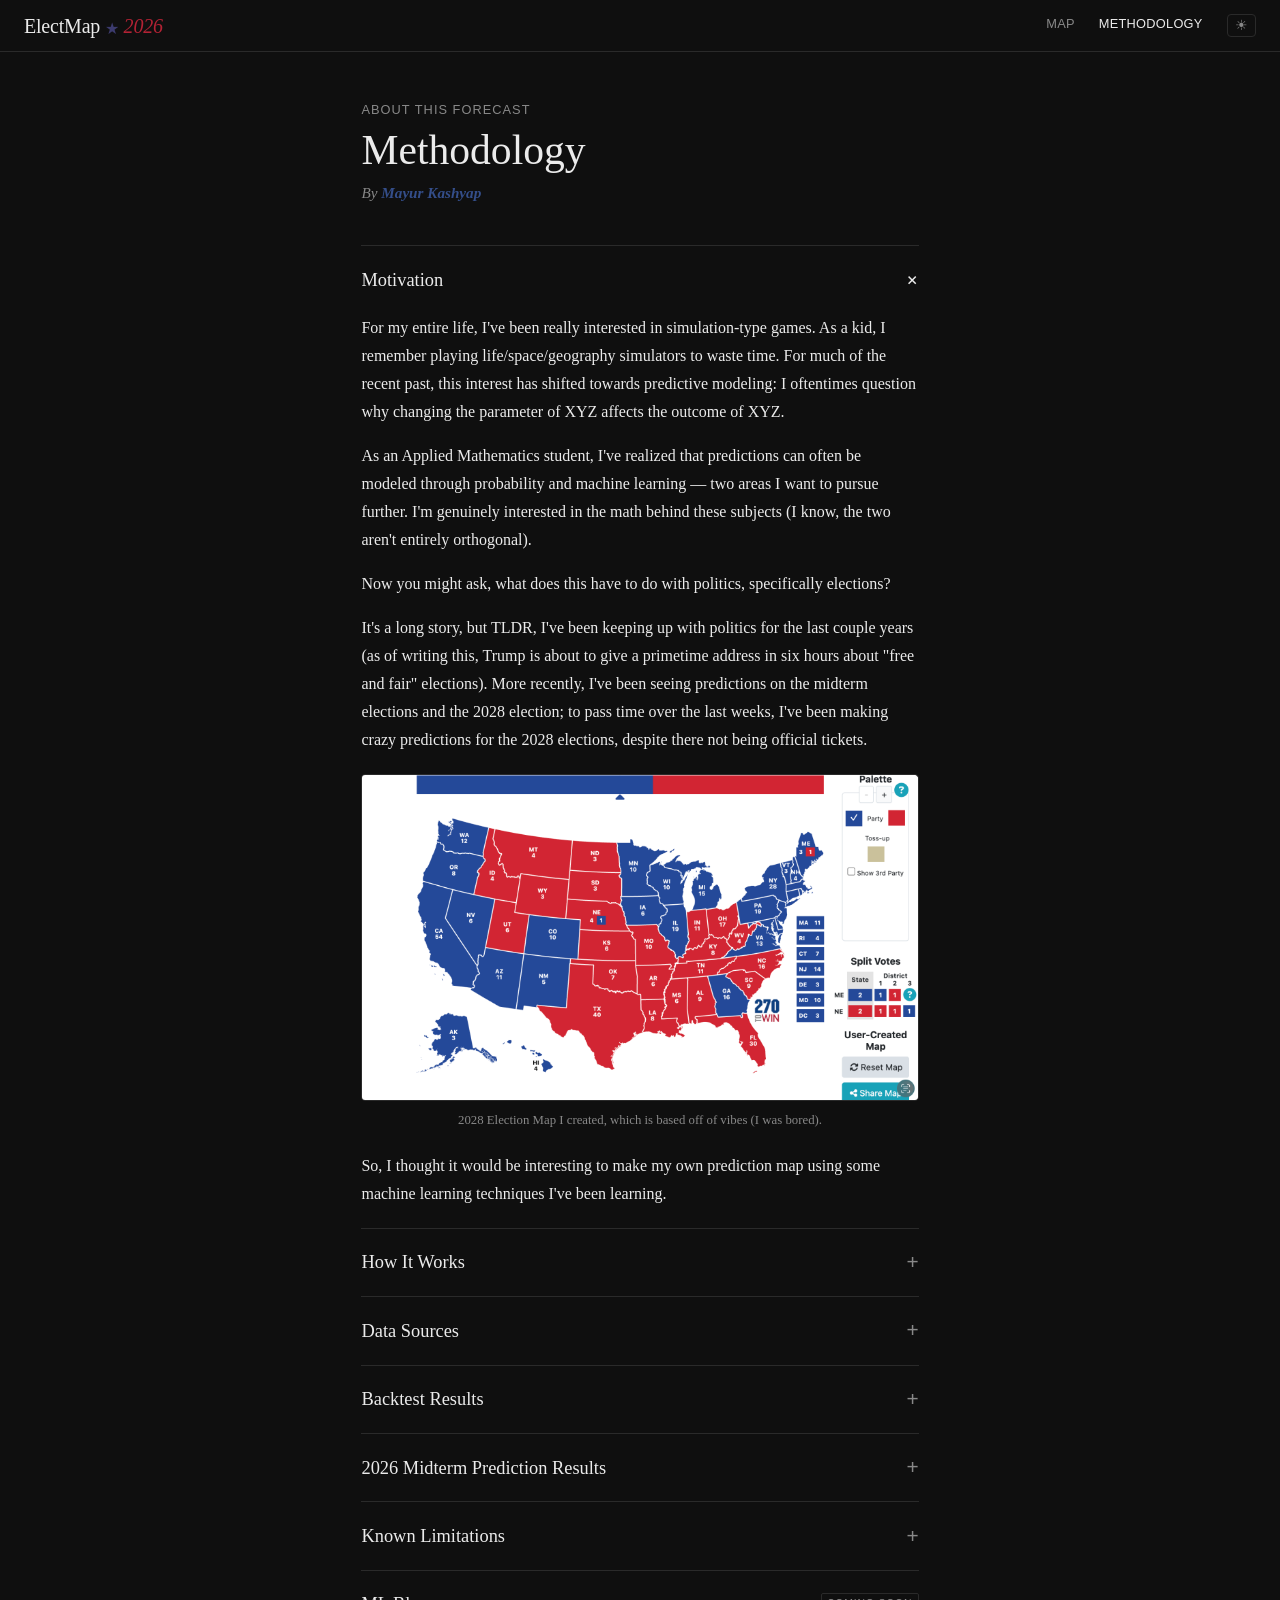
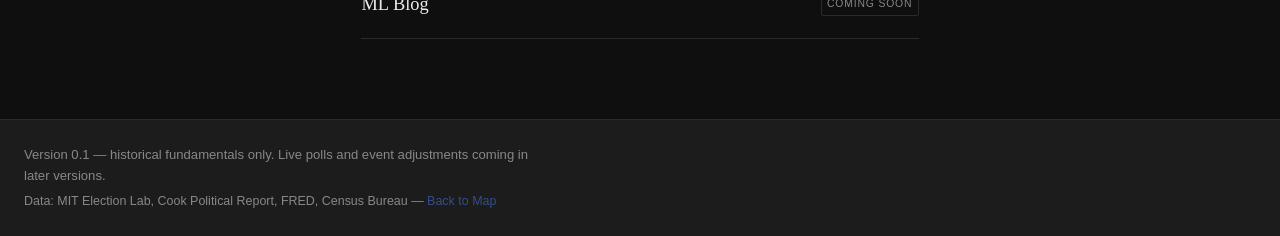
<file: docs/about.html>
<!DOCTYPE html>
<html lang="en">
<head>
  <meta charset="UTF-8" />
  <meta name="viewport" content="width=device-width, initial-scale=1.0" />
  <title>Methodology — ElectMap 2026</title>
  <link rel="stylesheet" href="css/style.css" />
  <script>(function(){var t=localStorage.getItem('theme')||'dark';document.documentElement.setAttribute('data-theme',t);})()</script>
  <link rel="stylesheet" href="css/about.css" />
</head>
<body>

  <header class="site-header">
    <div class="header-inner">
      <a href="index.html" class="logo">ElectMap <span class="logo-star">★</span> <span class="year">2026</span></a>
      <nav class="site-nav">
        <a href="index.html" class="nav-link">Map</a>
        <a href="about.html" class="nav-link active">Methodology</a>
        <button class="theme-toggle" id="theme-toggle" aria-label="Toggle light/dark mode">☀</button>
      </nav>
    </div>
  </header>

  <main class="about-main">
    <div class="about-inner">

      <header class="about-header">
        <div class="about-label">About this forecast</div>
        <h1 class="about-title">Methodology</h1>
        <p class="about-author">By <strong><a href="https://mvkashyap.vercel.app/" target="_blank" rel="noopener">Mayur Kashyap</a></strong></p>
      </header>

      <article class="about-body">

        <details class="accordion" open>
          <summary class="accordion-summary">Motivation</summary>
          <div class="accordion-body">
            <div class="accordion-body-inner">
              <p>For my entire life, I've been really interested in simulation-type games. As a kid, I remember playing life/space/geography simulators to waste time. For much of the recent past, this interest has shifted towards predictive modeling: I oftentimes question why changing the parameter of XYZ affects the outcome of XYZ.</p>
              <p>As an Applied Mathematics student, I've realized that predictions can often be modeled through probability and machine learning — two areas I want to pursue further. I'm genuinely interested in the math behind these subjects (I know, the two aren't entirely orthogonal).</p>
              <p>Now you might ask, what does this have to do with politics, specifically elections?</p>
              <p>It's a long story, but TLDR, I've been keeping up with politics for the last couple years (as of writing this, Trump is about to give a primetime address in six hours about "free and fair" elections). More recently, I've been seeing predictions on the midterm elections and the 2028 election; to pass time over the last weeks, I've been making crazy predictions for the 2028 elections, despite there not being official tickets.</p>
              <figure class="motivation-figure">
                <img src="images/2028-map.png" alt="A 270toWin map showing a hypothetical 2028 presidential election outcome" class="motivation-img" />
                <figcaption>2028 Election Map I created, which is based off of vibes (I was bored).</figcaption>
              </figure>
              <p>So, I thought it would be interesting to make my own prediction map using some machine learning techniques I've been learning.</p>
            </div>
          </div>
        </details>

        <details class="accordion">
          <summary class="accordion-summary">How It Works</summary>
          <div class="accordion-body">
            <div class="accordion-body-inner">

              <p>ElectMap breaks the forecast into four separate layers: each one builds on the last.</p>

              <h3 class="section-subhead">Data Pipeline</h3>
              <p>I first started with raw historical House results going back to 2010 from the MIT Election Lab; anything before then reflects a different political environment. This data was messy, as there was a lot of different district numbering across redistricting cycles, missing incumbency info, inconsistent state abbreviations, so I had to end up doing a lot of cleaning.</p>
              <p>I then merged it with the Cook Political Report's Partisan Voting Index (a measure of how red or blue a district leans by nature), macroeconomic indicators from the Federal Reserve (GDP/unemployment), and a flag for districts that were redrawn after the 2020 Census. The end result is one clean table, one row per district per election year, 2010–2022, with every feature the model needs. This step was incredibly boring but it was essential.</p>

              <h3 class="section-subhead">Layer 1: Fundamentals Model</h3>
              <p>The fundamentals model answers a simple question: what does history alone tell us about each district, before a single poll is conducted? It's trained on House election results from 2010 to 2022: six election cycles, 435 districts each, with nine features per row. The training algorithm is XGBoost, which builds hundreds of decision trees sequentially where each tree self-corrects the error of the one before it. The result is a model that learns which combinations of features best predict Democrat vote share in a given district in a given year.</p>
              <p>Every row in the training data represents a district in one election year. Here's what goes in:</p>
              <ul class="feature-list">
                <li><strong>Partisan Lean (Cook PVI)</strong></li>
                <li><strong>Prior Democrat Vote Share:</strong> [0, 1], where the larger values represent higher concentrations of Democrat votes.</li>
                <li><strong>Incumbency:</strong> {-1, 0, 1}, where -1 is a Republican, 0 is an open seat, and 1 is a Democrat.</li>
                <li><strong>Presidential Approval</strong> during midterm elections.</li>
                <li><strong>GDP Growth (Q2)</strong></li>
                <li><strong>GDP Log Growth</strong></li>
                <li><strong>Unemployment (October)</strong></li>
                <li><strong>Midterm Year Penalty:</strong> {0, 1}, where 0 is a presidential election and 1 is a midterm election.</li>
                <li><strong>Redistricted Flag:</strong> {0, 1}, where 0 means the district hasn't been redistricted after 2020, and 1 otherwise.</li>
              </ul>

              <h3 class="section-subhead">SHAP Values</h3>
              <p>Once the model is trained, I use SHAP (SHapley Additive exPlanations) to explain every individual prediction. SHAP comes from cooperative game theory, and it basically asks: for this district, how much did each feature contribute to pushing the prediction above or below the baseline? The contributions add up exactly to the prediction, so it's not an approximation.</p>
              <p>For most of the districts, Cook PVI and prior vote shares dominate, which makes a lot of sense, since district-level political geography is the strongest signal. For more competitive districts, incumbency and presidential approval have a more obvious effect.</p>
              <figure class="about-figure">
                <img src="images/shap_waterfall.png" alt="SHAP waterfall plot for a competitive district" class="about-img" />
                <figcaption>SHAP waterfall for a Lean D district in the 2022 hold-out set (predicted 57.0%, actual 56.9%). Each bar shows how much a feature pushed the prediction above or below the baseline expected value.</figcaption>
              </figure>
              <figure class="about-figure">
                <img src="images/shap_summary.png" alt="SHAP feature importance summary plot" class="about-img" />
                <figcaption>Global SHAP feature importance across all 2022 hold-out districts. Each dot is one district; color shows feature value (red = high, blue = low).</figcaption>
              </figure>
              <p>When you click any district on the map, the sidebar shows the top three SHAP factors for that specific prediction: which features pushed it toward Democrats, which pushed it toward Republicans, and by how much.</p>

              <h3 class="section-subhead">Converting Vote Share to Win Probability</h3>
              <p>The model outputs a predicted Democrat vote share; however, a single number doesn't show how uncertain that prediction is. To convert it to a win probability, I model the uncertainty as a normal distribution centered on the prediction with a standard deviation of 5.2 percentage points, derived from historical forecast errors across the backtest cycles (see that section for more information).</p>
              <p>The win probability is then the area under that curve, above 50%, which is the probability that the true outcome lands on the Democrat side of the majority threshold. Mathematically: Φ((ŷ - 0.5) / σ), where ŷ is the predicted vote share, σ = 0.052, and Φ is the standard normal CDF. A prediction of 52.5% becomes roughly a 73% win probability.</p>
              <figure class="about-figure">
                <img src="images/backtest_scatter.png" alt="Backtest scatter plot: predicted vs actual vote share" class="about-img" />
                <figcaption>Predicted vs. actual Democrat vote share on the 2022 hold-out set. Points along the diagonal are correct predictions; RMSE = 2.86 percentage points.</figcaption>
              </figure>

              <h3 class="section-subhead">Layer 2: Event Impact Model <span class="coming-soon">Coming Soon</span></h3>
              <p></p>

              <h3 class="section-subhead">Layer 3: Bayesian Poll Aggregator <span class="coming-soon">Coming Soon</span></h3>
              <p></p>

              <h3 class="section-subhead">Layer 4: Election Simulator <span class="coming-soon">Coming Soon</span></h3>
              <p></p>

            </div>
          </div>
        </details>

        <details class="accordion">
          <summary class="accordion-summary">Data Sources</summary>
          <div class="accordion-body">
            <div class="accordion-body-inner">

              <h3 class="section-subhead">Used in Version 0.1</h3>
              <ul class="feature-list">
                <li><strong>MIT Election Lab</strong> — historical U.S. House election results going back to 1976. The primary source for all vote share training data from 2010–2022.</li>
                <li><strong>Cook Political Report PVI (119th Congress)</strong> — partisan lean per congressional district, recalculated after the 2020 Census redistricting. The single most predictive feature in the fundamentals model.</li>
                <li><strong>FRED (Federal Reserve Economic Data)</strong> — macroeconomic indicators including GDP growth (Q2) and unemployment (October), pulled via the FRED API and auto-refreshed.</li>
                <li><strong>FEC Candidate Filings + Ballotpedia</strong> — used to determine 2026 incumbency status for all 435 districts: who is running, who is retiring, and which seats are open.</li>
                <li><strong>Redistricting Data Hub</strong> — identifies which districts were redrawn after the 2020 Census, used to flag cases where the prior vote share is not a reliable signal.</li>
                <li><strong>U.S. Census Bureau TIGER/Line (GENZ2024)</strong> — congressional district boundary shapefiles for the 119th Congress, including the five states with court-ordered redistricting for the 2024 cycle. Used to render the Leaflet map.</li>
              </ul>

              <h3 class="section-subhead">Coming in Later Versions</h3>
              <ul class="feature-list">
                <li><strong>FiveThirtyEight polling archive</strong> — historical House and generic ballot polls for 2018, 2020, and 2022, used to validate the Bayesian poll aggregator and compare forecast accuracy.</li>
                <li><strong>CCES (Cooperative Congressional Election Study)</strong> — a 60,000-respondent voter survey that includes validated vote history, used to train the likely-voter logistic regression model.</li>
                <li><strong>GDELT + NewsAPI</strong> — event ingestion sources for the event impact model. GDELT provides a global database of news events; NewsAPI supplements with headline data to classify political events and estimate their effect on polling.</li>
              </ul>

            </div>
          </div>
        </details>

        <details class="accordion">
          <summary class="accordion-summary">Backtest Results</summary>
          <div class="accordion-body">
            <div class="accordion-body-inner">
              <p>To test whether or not the model is accurate, I ran three separate backtests rather than just checking how well it fit its own training data. In each one, I trained on everything up to a certain cycle and then predicted the next one without ever letting the model see the results. I trained on 2010–2016 to predict 2018, 2010–2018 to predict 2020, and finally 2010–2020 to predict 2022. The comparison benchmark is FiveThirtyEight's published district-level forecasts for each of those cycles.</p>
              <p>I used two metrics: RMSE (root mean squared error) measures the average miss in percentage points on predicted Democrat vote share, the lower the better. Brier Score measures how well the win probabilities are: a model that says 70% wherever it should say 70% will have a lower Brier Score than one that leans towards 50%, even if the RMSE is similar.</p>

              <div class="backtest-table-wrap">
                <table class="backtest-table">
                  <thead>
                    <tr>
                      <th>Cycle</th>
                      <th>Our RMSE</th>
                      <th>538 RMSE</th>
                      <th>Our Brier</th>
                      <th>538 Brier</th>
                      <th>Districts</th>
                    </tr>
                  </thead>
                  <tbody>
                    <tr>
                      <td>2018</td>
                      <td class="td-worse">6.25 pp</td>
                      <td class="td-better">3.34 pp</td>
                      <td class="td-worse">0.0915</td>
                      <td class="td-better">0.0295</td>
                      <td>393</td>
                    </tr>
                    <tr>
                      <td>2020</td>
                      <td class="td-worse">3.82 pp</td>
                      <td class="td-better">3.39 pp</td>
                      <td class="td-better">0.0323</td>
                      <td class="td-worse">0.0344</td>
                      <td>407</td>
                    </tr>
                    <tr>
                      <td>2022</td>
                      <td class="td-worse">5.20 pp</td>
                      <td class="td-better">3.51 pp</td>
                      <td class="td-worse">0.0600</td>
                      <td class="td-better">0.0338</td>
                      <td>400</td>
                    </tr>
                  </tbody>
                </table>
              </div>

              <p>2018 had the worst backtest results. 2018 was a huge blue wave election: Democrats massively outperformed and gained 41 seats. A fundamentals-only model trained on 2010–2016 data has no way of predicting that shift.</p>
              <p>2020 had the most interesting results. The RMSE is actually pretty close (3.82 vs 3.39), and my Brier Score was better than 538's (0.0323 vs 0.0344). This is likely coincidental rather than proof that the model is better.</p>
              <p>2022 gave a more typical gap: RMSE of 5.20 vs 3.51 for 538. I think the redistricted districts are a real issue here: the model leans heavily on prior vote share as a feature, and for seats that were redrawn after 2020, that prior signal is from a geographically different constituency.</p>
              <p>The best takeaway from the backtest results is that the historical model performs well enough in stable political environments to be a useful prior, but it is not a standalone forecast.</p>
            </div>
          </div>
        </details>

        <details class="accordion">
          <summary class="accordion-summary">2026 Midterm Prediction Results</summary>
          <div class="accordion-body">
            <div class="accordion-body-inner">
              <p>These are the model's current projections for the 2026 House elections, based on the fundamentals only model. The model projects Democrats to win 228 seats and Republicans to win 140, with 67 districts rated as toss-ups. The majority threshold is 218 seats. Breaking it down: 212 Safe D, 16 Lean D, 67 Toss-up, 49 Lean R, 91 Safe R.</p>
            </div>
          </div>
        </details>

        <details class="accordion">
          <summary class="accordion-summary">Known Limitations</summary>
          <div class="accordion-body">
            <div class="accordion-body-inner">

              <p>The most obvious issue with the current model is that the 2026 projections are skewing unusually Democratic. The mean predicted Democrat vote share across all 435 districts is 54.0%, which is higher than any election cycle in the training data, including the 2018 blue wave. The chart below shows this clearly.</p>

              <figure class="about-figure">
                <svg viewBox="0 0 560 245" style="width:100%;font-family:var(--font-sans);font-size:11px;" aria-label="Mean Democrat vote share by election year">
                  <!-- Gridlines -->
                  <line x1="40" y1="20" x2="535" y2="20" stroke="var(--border)" stroke-width="1"/>
                  <line x1="40" y1="76.67" x2="535" y2="76.67" stroke="var(--border)" stroke-width="1"/>
                  <line x1="40" y1="133.33" x2="535" y2="133.33" stroke="var(--border)" stroke-width="1"/>
                  <line x1="40" y1="190" x2="535" y2="190" stroke="var(--border)" stroke-width="1"/>
                  <!-- 50% reference line -->
                  <line x1="40" y1="105" x2="535" y2="105" stroke="var(--text-muted)" stroke-width="1" stroke-dasharray="4,3"/>
                  <text x="538" y="109" fill="var(--text-muted)" font-size="10">50%</text>
                  <!-- Y-axis labels -->
                  <text x="35" y="24" text-anchor="end" fill="var(--text-muted)">56%</text>
                  <text x="35" y="80" text-anchor="end" fill="var(--text-muted)">52%</text>
                  <text x="35" y="137" text-anchor="end" fill="var(--text-muted)">48%</text>
                  <text x="35" y="193" text-anchor="end" fill="var(--text-muted)">44%</text>
                  <!-- Historical bars -->
                  <rect x="49"  y="113.22" width="44" height="76.78"  fill="var(--safe-d)" opacity="0.75"/>
                  <rect x="111" y="81.91"  width="44" height="108.09" fill="var(--safe-d)" opacity="0.75"/>
                  <rect x="174" y="144.10" width="44" height="45.90"  fill="var(--safe-d)" opacity="0.75"/>
                  <rect x="236" y="111.66" width="44" height="78.34"  fill="var(--safe-d)" opacity="0.75"/>
                  <rect x="299" y="72.42"  width="44" height="117.58" fill="var(--safe-d)" opacity="0.75"/>
                  <rect x="361" y="88.57"  width="44" height="101.43" fill="var(--safe-d)" opacity="0.75"/>
                  <rect x="424" y="103.16" width="44" height="86.84"  fill="var(--safe-d)" opacity="0.75"/>
                  <!-- 2026 projected bar -->
                  <rect x="486" y="47.91"  width="44" height="142.09" fill="#d94f4f" opacity="0.85"/>
                  <text x="508" y="43" text-anchor="middle" fill="#d94f4f" font-size="10" font-weight="600">54.0%</text>
                  <!-- X-axis labels -->
                  <text x="71"  y="210" text-anchor="middle" fill="var(--text-muted)">2010</text>
                  <text x="133" y="210" text-anchor="middle" fill="var(--text-muted)">2012</text>
                  <text x="196" y="210" text-anchor="middle" fill="var(--text-muted)">2014</text>
                  <text x="258" y="210" text-anchor="middle" fill="var(--text-muted)">2016</text>
                  <text x="321" y="210" text-anchor="middle" fill="var(--text-muted)">2018</text>
                  <text x="383" y="210" text-anchor="middle" fill="var(--text-muted)">2020</text>
                  <text x="446" y="210" text-anchor="middle" fill="var(--text-muted)">2022</text>
                  <text x="508" y="210" text-anchor="middle" fill="#d94f4f" font-weight="600">2026*</text>
                  <!-- Legend -->
                  <rect x="40"  y="225" width="10" height="10" fill="var(--safe-d)" opacity="0.75"/>
                  <text x="54"  y="234" fill="var(--text-muted)">Historical mean Dem share</text>
                  <rect x="230" y="225" width="10" height="10" fill="#d94f4f" opacity="0.85"/>
                  <text x="244" y="234" fill="var(--text-muted)">2026 projected*</text>
                </svg>
                <figcaption>Mean Democrat vote share across contested House districts by cycle. The 2026 projection (54.0%) sits well above even the 2018 wave year (52.3%), which is a red flag.</figcaption>
              </figure>

              <p>The most likely explanation is that the Cook PVI values the model uses as its strongest feature are based on the 2020 presidential results, which were a particularly good year for Democrats. When the model extrapolates from those PVI numbers into 2026, it picks up that Democratic baseline and amplifies it.</p>

              <p>A related issue is the 2025–2026 redistricting cycle. Several states redrew their congressional maps after court rulings, and some Republican-controlled legislatures pushed through new gerrymanders that the model's training data does not reflect at all. The model was trained on pre-redistricting district compositions, and in states where maps changed significantly, the prior vote share and Cook PVI values the model is reading are from districts that no longer exist in the same form. This makes the predictions in those states particularly unreliable.</p>

              <p>Both of these issues will partially resolve in later versions: the Bayesian poll aggregator will pull the prediction toward actual polling rather than relying solely on structural features, and the Cook PVI values can be updated to reflect the new district lines as better data becomes available.</p>

            </div>
          </div>
        </details>

        <details class="accordion accordion-no-toggle">
          <summary class="accordion-summary">ML Blog <span class="coming-soon">Coming Soon</span></summary>
          <div class="accordion-body"><div class="accordion-body-inner"><p></p></div></div>
        </details>

      </article>

    </div>
  </main>

  <footer class="site-footer">
    <div class="footer-inner">
      <p class="footer-note">
        Version 0.1 &mdash; historical fundamentals only.
        Live polls and event adjustments coming in later versions.
      </p>
      <p class="footer-credits">
        Data: MIT Election Lab, Cook Political Report, FRED, Census Bureau &mdash;
        <a href="index.html">Back to Map</a>
      </p>
    </div>
  </footer>

  <script>
    (function() {
      const btn = document.getElementById('theme-toggle');
      if (!btn) return;
      function applyTheme(t) {
        document.documentElement.setAttribute('data-theme', t);
        btn.textContent = t === 'dark' ? '☀' : '☾';
        localStorage.setItem('theme', t);
      }
      applyTheme(localStorage.getItem('theme') || 'dark');
      btn.addEventListener('click', () => {
        applyTheme(document.documentElement.getAttribute('data-theme') === 'dark' ? 'light' : 'dark');
      });
    })();

    (function() {
      document.querySelectorAll('.accordion').forEach(details => {
        const summary = details.querySelector('.accordion-summary');
        const body    = details.querySelector('.accordion-body');
        if (!summary || !body) return;

        if (details.open) {
          body.style.maxHeight = body.scrollHeight + 'px';
          body.style.opacity   = '1';
        }

        summary.addEventListener('click', e => {
          e.preventDefault();
          if (details.open) {
            body.style.maxHeight = body.scrollHeight + 'px';
            requestAnimationFrame(() => requestAnimationFrame(() => {
              body.style.maxHeight = '0';
              body.style.opacity   = '0';
            }));
            setTimeout(() => details.removeAttribute('open'), 380);
          } else {
            details.setAttribute('open', '');
            body.style.maxHeight = '0';
            body.style.opacity   = '0';
            requestAnimationFrame(() => requestAnimationFrame(() => {
              body.style.maxHeight = body.scrollHeight + 'px';
              body.style.opacity   = '1';
            }));
            setTimeout(() => { body.style.maxHeight = 'none'; }, 380);
          }
        });
      });
    })();
  </script>
</body>
</html>
</file>
<file: docs/css/style.css>
/* ===== Design tokens ===== */
:root {
  --bg:           #ffffff;
  --surface:      #f6f6f4;
  --text:         #111111;
  --text-muted:   #555555;
  --border:       #ddddd9;
  --accent:       #344e8a;
  --accent-hover: #2a3e70;

  --safe-d:  #2166ac;
  --lean-d:  #6baed6;
  --tossup:  #d9d9d9;
  --lean-r:  #ef8a62;
  --safe-r:  #b2182b;

  --sidebar-w: 340px;
  --header-h:  52px;

  --font-serif: Georgia, 'Times New Roman', serif;
  --font-sans:  -apple-system, BlinkMacSystemFont, 'Segoe UI', sans-serif;
  --font-mono:  'Courier New', Courier, monospace;
}

@media (prefers-color-scheme: dark) {
  :root {
    --bg:         #0f0f0f;
    --surface:    #1c1c1c;
    --text:       #ebebeb;
    --text-muted: #888888;
    --border:     #2a2a2a;
  }
}

:root[data-theme="dark"] {
  --bg:         #0f0f0f;
  --surface:    #1c1c1c;
  --text:       #ebebeb;
  --text-muted: #888888;
  --border:     #2a2a2a;
}

:root[data-theme="light"] {
  --bg:         #ffffff;
  --surface:    #f6f6f4;
  --text:       #111111;
  --text-muted: #555555;
  --border:     #ddddd9;
}

/* ===== Reset ===== */
*, *::before, *::after { box-sizing: border-box; }

body, .site-header, .hero, .distribution-section, .sidebar,
.map-legend, .site-footer, .sd-table, .majority-ticker-label {
  transition: background 0.3s ease, color 0.3s ease, border-color 0.3s ease;
}

body {
  margin: 0;
  font-family: var(--font-sans);
  font-size: 1rem;
  line-height: 1.6;
  color: var(--text);
  background: var(--bg);
}
a { color: var(--accent); text-decoration: none; }
a:hover { text-decoration: underline; }

/* ===== Header ===== */
.site-header {
  position: sticky;
  top: 0;
  z-index: 1000;
  background: var(--bg);
  border-bottom: 1px solid var(--border);
  height: var(--header-h);
}

.header-inner {
  max-width: 1280px;
  margin: 0 auto;
  padding: 0 1.5rem;
  height: 100%;
  display: flex;
  align-items: center;
  justify-content: space-between;
}

.logo {
  font-family: var(--font-serif);
  font-size: 1.25rem;
  font-weight: normal;
  color: var(--text);
  letter-spacing: -0.01em;
  transition: color 0.3s ease;
}
.logo:hover { text-decoration: none; }
.logo .year {
  color: #B22234;
  font-style: italic;
}
.logo-star {
  color: #3c3b6e;
  font-size: 0.8em;
  vertical-align: middle;
}

.site-nav { display: flex; gap: 1.5rem; }
.nav-link {
  font-size: 0.9rem;
  color: var(--text-muted);
  font-family: var(--font-sans);
  letter-spacing: 0.02em;
  text-transform: uppercase;
  font-size: 0.8rem;
}
.nav-link.active { color: var(--text); }
.nav-link:hover { color: var(--text); text-decoration: none; }

.theme-toggle {
  background: none;
  border: 1px solid var(--border);
  border-radius: 4px;
  padding: 0.2em 0.5em;
  font-size: 0.9rem;
  cursor: pointer;
  color: var(--text-muted);
  line-height: 1;
}
.theme-toggle:hover { color: var(--text); border-color: var(--text-muted); }

/* ===== Hero ===== */
.hero {
  background: var(--surface);
  border-bottom: 1px solid var(--border);
  padding: 2rem 0 1.75rem;
}

.hero-inner {
  max-width: 1280px;
  margin: 0 auto;
  padding: 0 1.5rem;
}

.hero-label {
  font-size: 0.8rem;
  text-transform: uppercase;
  letter-spacing: 0.08em;
  color: var(--text-muted);
  margin-bottom: 0.4rem;
}

.hero-seats {
  font-family: var(--font-serif);
  font-size: clamp(1.5rem, 4vw, 2.4rem);
  font-weight: normal;
  line-height: 1.2;
  text-wrap: balance;
  margin-bottom: 0.6rem;
}

.seats-num {
  font-size: clamp(1.8rem, 5vw, 2.8rem);
  font-weight: bold;
  color: var(--accent);
}

.hero-sub {
  font-family: var(--font-serif);
  font-size: 1rem;
  color: var(--text-muted);
  font-style: italic;
  margin-bottom: 0.35rem;
}

.version-badge {
  display: inline-block;
  font-family: var(--font-sans);
  font-size: 0.68rem;
  text-transform: uppercase;
  letter-spacing: 0.08em;
  background: var(--accent);
  color: #fff;
  padding: 0.15em 0.55em;
  border-radius: 2px;
  margin-right: 0.5em;
  vertical-align: middle;
  font-style: normal;
}

.hero-updated {
  font-family: var(--font-serif);
  font-size: 0.85rem;
  font-style: italic;
  color: var(--text-muted);
}

/* ===== Seat Distribution Bar ===== */
.distribution-section {
  background: var(--bg);
  border-bottom: 1px solid var(--border);
  padding: 1.6rem 0 0.75rem;
}

.distribution-inner {
  max-width: 1280px;
  margin: 0 auto;
  padding: 0 1.5rem;
}

.bar-wrap {
  position: relative;
  margin-bottom: 0.5rem;
}

.majority-ticker {
  position: absolute;
  left: calc(218 / 435 * 100%);
  top: -1.6rem;
  transform: translateX(-50%);
  display: flex;
  flex-direction: column;
  align-items: center;
  pointer-events: none;
  z-index: 2;
}

.majority-ticker-label {
  font-size: 0.7rem;
  font-family: var(--font-sans);
  font-weight: 600;
  color: var(--text);
  white-space: nowrap;
  background: var(--bg);
  padding: 0 0.2em;
  line-height: 1.2;
}

.majority-ticker-arrow {
  width: 0;
  height: 0;
  border-left: 4px solid transparent;
  border-right: 4px solid transparent;
  border-top: 5px solid var(--text);
  margin-top: 1px;
}

.distribution-bar {
  position: relative;
  height: 20px;
  border-radius: 2px;
  overflow: hidden;
  display: flex;
}

.dist-band {
  height: 100%;
  transition: width 0.4s ease;
}
.dist-band.safe-d  { background: var(--safe-d); }
.dist-band.lean-d  { background: var(--lean-d); }
.dist-band.tossup  { background: var(--tossup); }
.dist-band.lean-r  { background: var(--lean-r); }
.dist-band.safe-r  { background: var(--safe-r); }

.majority-line {
  position: absolute;
  left: calc(218 / 435 * 100%);
  top: 0;
  bottom: 0;
  width: 2px;
  background: var(--text);
  opacity: 0.75;
  z-index: 1;
}

.distribution-labels {
  display: flex;
  gap: 1.25rem;
  font-size: 0.8rem;
  overflow-x: auto;
  padding-bottom: 2px;
}

.dl { display: flex; align-items: center; gap: 0.35em; white-space: nowrap; }
.dl::before {
  content: '';
  display: inline-block;
  width: 10px;
  height: 10px;
  border-radius: 50%;
  flex-shrink: 0;
}
.dl.safe-d::before  { background: var(--safe-d); }
.dl.lean-d::before  { background: var(--lean-d); }
.dl.tossup::before  { background: var(--tossup); border: 1px solid var(--border); }
.dl.lean-r::before  { background: var(--lean-r); }
.dl.safe-r::before  { background: var(--safe-r); }
.dl strong { font-variant-numeric: tabular-nums; }

/* ===== Map ===== */
.map-wrapper {
  position: relative;
  display: flex;
}

#map {
  flex: 1;
  height: 65vh;
  min-height: 400px;
  background: #e8eef4;
  z-index: 1;
}

@media (max-width: 768px) {
  #map { height: 50vh; }
}

/* Leaflet cursor */
.leaflet-interactive { cursor: pointer; }

/* ===== Sidebar ===== */
.sidebar {
  width: var(--sidebar-w);
  flex-shrink: 0;
  background: var(--bg);
  border-left: 1px solid var(--border);
  overflow-y: auto;
  display: none;
  position: relative;
}

.sidebar.open {
  display: block;
}

.sidebar-close {
  position: absolute;
  top: 0.75rem;
  right: 0.75rem;
  background: none;
  border: none;
  font-size: 1.4rem;
  cursor: pointer;
  color: var(--text-muted);
  line-height: 1;
  padding: 0.2rem 0.4rem;
  z-index: 10;
}
.sidebar-close:hover { color: var(--text); }

.sidebar-content {
  padding: 1.25rem 1.25rem 2rem;
}

.sidebar-placeholder {
  color: var(--text-muted);
  font-size: 0.9rem;
  margin-top: 1rem;
}

/* Sidebar district detail */
.sd-name {
  font-family: var(--font-serif);
  font-size: 1.3rem;
  font-weight: normal;
  line-height: 1.3;
  margin: 0 2rem 0.25rem 0;
}

.sd-rating {
  display: inline-block;
  font-size: 0.75rem;
  font-family: var(--font-mono);
  text-transform: uppercase;
  letter-spacing: 0.05em;
  padding: 0.15em 0.6em;
  border-radius: 2px;
  margin-bottom: 1rem;
  font-weight: bold;
}
.rating-safe-d  { background: var(--safe-d);  color: #fff; }
.rating-lean-d  { background: var(--lean-d);  color: #fff; }
.rating-tossup  { background: #aaa; color: #fff; }
.rating-lean-r  { background: var(--lean-r);  color: #fff; }
.rating-safe-r  { background: var(--safe-r);  color: #fff; }

.sd-stat-group {
  display: flex;
  flex-direction: column;
  gap: 0.75rem;
  margin-bottom: 1.25rem;
}

.sd-stat {
  display: flex;
  justify-content: space-between;
  align-items: baseline;
  border-bottom: 1px solid var(--border);
  padding-bottom: 0.5rem;
}
.sd-stat-label {
  font-size: 0.8rem;
  color: var(--text-muted);
  text-transform: uppercase;
  letter-spacing: 0.05em;
}
.sd-stat-value {
  font-family: var(--font-mono);
  font-size: 1.1rem;
  font-variant-numeric: tabular-nums;
}

.sd-prob-bar-wrap {
  margin: 0.25rem 0 0.75rem;
}
.sd-prob-bar-track {
  height: 6px;
  background: var(--border);
  border-radius: 3px;
  overflow: hidden;
}
.sd-prob-bar-fill {
  height: 100%;
  border-radius: 3px;
  transition: width 0.3s ease;
}

.sd-table {
  width: 100%;
  border-collapse: collapse;
  font-size: 0.85rem;
  margin-bottom: 1rem;
  font-variant-numeric: tabular-nums;
}
.sd-table th, .sd-table td {
  padding: 0.45rem 0.5rem;
  text-align: right;
  border-bottom: 1px solid var(--border);
}
.sd-table th:first-child, .sd-table td:first-child {
  text-align: left;
  color: var(--text-muted);
  font-size: 0.78rem;
  text-transform: uppercase;
  letter-spacing: 0.04em;
}
.sd-table thead th {
  font-size: 0.72rem;
  text-transform: uppercase;
  letter-spacing: 0.06em;
  color: var(--text-muted);
  border-bottom: 2px solid var(--border);
}
.td-dem { color: var(--safe-d); font-weight: 600; }
.td-rep { color: var(--safe-r); font-weight: 600; }
.sd-table-projected td { font-weight: 600; border-bottom: 2px solid var(--border); }

.sd-section-head {
  font-size: 0.75rem;
  text-transform: uppercase;
  letter-spacing: 0.07em;
  color: var(--text-muted);
  margin: 1.25rem 0 0.5rem;
}


/* SHAP impact bars */
.shap-row {
  margin-bottom: 0.7rem;
}
.shap-label {
  font-size: 0.8rem;
  color: var(--text);
  margin-bottom: 0.2rem;
  display: flex;
  justify-content: space-between;
}
.shap-impact-val {
  font-family: var(--font-mono);
  font-size: 0.8rem;
  color: var(--text-muted);
}
.shap-bar-track {
  height: 5px;
  background: var(--border);
  border-radius: 3px;
  overflow: hidden;
}
.shap-bar-fill {
  height: 100%;
  border-radius: 3px;
}
.shap-pos { background: var(--safe-d); }
.shap-neg { background: var(--safe-r); }

/* Mobile: sidebar becomes bottom sheet */
@media (max-width: 768px) {
  .map-wrapper { flex-direction: column; }

  .sidebar {
    width: 100%;
    border-left: none;
    border-top: 1px solid var(--border);
    max-height: 45vh;
  }
}

/* ===== Legend ===== */
.map-legend {
  background: var(--bg);
  border-top: 1px solid var(--border);
  padding: 0.6rem 0;
}
.legend-inner {
  max-width: 1280px;
  margin: 0 auto;
  padding: 0 1.5rem;
  display: flex;
  align-items: center;
  gap: 0.75rem;
}
.legend-gradient {
  flex: 0 0 200px;
  height: 8px;
  border-radius: 4px;
  background: linear-gradient(to right, #b2182b, #d4d4d4, #2166ac);
}
.legend-label-r, .legend-label-d {
  font-size: 0.78rem;
  color: var(--text-muted);
  white-space: nowrap;
}

/* ===== Footer ===== */
.site-footer {
  background: var(--surface);
  border-top: 1px solid var(--border);
  padding: 1.5rem 0;
  margin-top: 1rem;
}
.footer-inner {
  max-width: 1280px;
  margin: 0 auto;
  padding: 0 1.5rem;
}
.footer-note {
  font-size: 0.82rem;
  color: var(--text-muted);
  margin: 0 0 0.4rem;
  max-width: 72ch;
}
.footer-credits {
  font-size: 0.78rem;
  color: var(--text-muted);
  margin: 0;
}

.footer-disclaimer {
  font-size: 0.78rem;
  font-style: italic;
  color: var(--text-muted);
  margin: 0.6rem 0 0;
  max-width: 72ch;
  border-top: 1px solid var(--border);
  padding-top: 0.6rem;
}

/* ===== Focus ===== */
a:focus-visible,
button:focus-visible {
  outline: 2px solid var(--accent);
  outline-offset: 2px;
}

@media (prefers-reduced-motion: reduce) {
  .dist-band, .sd-prob-bar-fill, .shap-bar-fill { transition: none; }
}
</file>
<file: docs/css/about.css>
.about-main {
  min-height: calc(100vh - var(--header-h) - 6rem);
}

.about-inner {
  max-width: 68ch;
  margin: 0 auto;
  padding: 3rem 1.5rem 4rem;
}

.about-label {
  font-size: 0.8rem;
  text-transform: uppercase;
  letter-spacing: 0.08em;
  color: var(--text-muted);
  margin-bottom: 0.4rem;
}

.about-title {
  font-family: var(--font-serif);
  font-size: clamp(1.8rem, 4vw, 2.6rem);
  font-weight: normal;
  margin: 0 0 0.4rem;
  line-height: 1.15;
}

.about-author {
  font-family: var(--font-serif);
  font-size: 0.95rem;
  font-style: italic;
  color: var(--text-muted);
  margin: 0 0 2.5rem;
}

.about-body {
  font-size: 1rem;
  line-height: 1.75;
  color: var(--text);
}

.accordion {
  border-bottom: 1px solid var(--border);
  transition: border-color 0.3s ease;
}

.accordion:first-of-type {
  border-top: 1px solid var(--border);
}

.accordion-summary {
  list-style: none;
  display: flex;
  align-items: center;
  justify-content: space-between;
  gap: 0.6rem;
  padding: 1.1rem 0;
  cursor: pointer;
  font-family: var(--font-serif);
  font-size: 1.15rem;
  font-weight: normal;
  color: var(--text);
  user-select: none;
  transition: color 0.2s ease;
}

.accordion-summary::-webkit-details-marker { display: none; }

.accordion-summary::after {
  content: '+';
  font-family: var(--font-sans);
  font-size: 1.3rem;
  font-weight: 300;
  color: var(--text-muted);
  line-height: 1;
  flex-shrink: 0;
  transition: transform 0.25s ease, color 0.2s ease;
}

.accordion[open] > .accordion-summary::after {
  transform: rotate(45deg);
  color: var(--text);
}

.accordion-summary:hover {
  color: var(--accent);
}

.accordion-body {
  overflow: hidden;
  max-height: 0;
  opacity: 0;
  transition: max-height 0.38s ease, opacity 0.28s ease;
}

.accordion-body-inner {
  padding-bottom: 1.25rem;
  line-height: 1.75;
  color: var(--text);
  font-family: var(--font-serif);
}

.section-subhead {
  font-family: var(--font-serif);
  font-size: 1.2rem;
  font-weight: bold;
  color: var(--text);
  margin: 1.75rem 0 0.5rem;
  letter-spacing: -0.01em;
}

.accordion-body-inner p {
  margin: 0 0 1rem;
}

.accordion-body-inner p:last-child {
  margin-bottom: 0;
}

.feature-list {
  padding-left: 1.25rem;
  margin: 0.5rem 0 1rem;
}

.feature-list li {
  margin-bottom: 0.5rem;
  line-height: 1.6;
}

.about-figure {
  margin: 1.5rem 0;
}

.about-img {
  width: 100%;
  max-width: 100%;
  border-radius: 4px;
  border: 1px solid var(--border);
  display: block;
}

.about-figure figcaption {
  font-size: 0.8rem;
  color: var(--text-muted);
  text-align: center;
  margin-top: 0.5rem;
}

.motivation-figure {
  margin: 1.25rem 0;
}

.motivation-img {
  width: 100%;
  max-width: 100%;
  border-radius: 4px;
  border: 1px solid var(--border);
  display: block;
}

.motivation-figure figcaption {
  font-size: 0.8rem;
  color: var(--text-muted);
  text-align: center;
  margin-top: 0.5rem;
}

.accordion-no-toggle > .accordion-summary {
  cursor: default;
  pointer-events: none;
}

.accordion-no-toggle > .accordion-summary::after {
  display: none;
}

.backtest-table-wrap {
  overflow-x: auto;
  margin: 1.25rem 0;
}

.backtest-table {
  width: 100%;
  border-collapse: collapse;
  font-family: var(--font-sans);
  font-size: 0.85rem;
}

.backtest-table th {
  text-align: left;
  padding: 0.45rem 0.75rem;
  border-bottom: 2px solid var(--border);
  color: var(--text-muted);
  font-weight: 600;
  font-size: 0.75rem;
  text-transform: uppercase;
  letter-spacing: 0.05em;
  white-space: nowrap;
}

.backtest-table td {
  padding: 0.45rem 0.75rem;
  border-bottom: 1px solid var(--border);
  color: var(--text);
  font-variant-numeric: tabular-nums;
  white-space: nowrap;
}

.backtest-table tbody tr:last-child td {
  border-bottom: none;
}

.td-better { color: #4a9e6b; font-weight: 600; }
.td-worse  { color: var(--text-muted); }

.coming-soon {
  font-family: var(--font-sans);
  font-size: 0.65rem;
  font-style: normal;
  text-transform: uppercase;
  letter-spacing: 0.08em;
  color: var(--text-muted);
  border: 1px solid var(--border);
  padding: 0.15em 0.5em;
  border-radius: 2px;
  vertical-align: middle;
}
</file>
